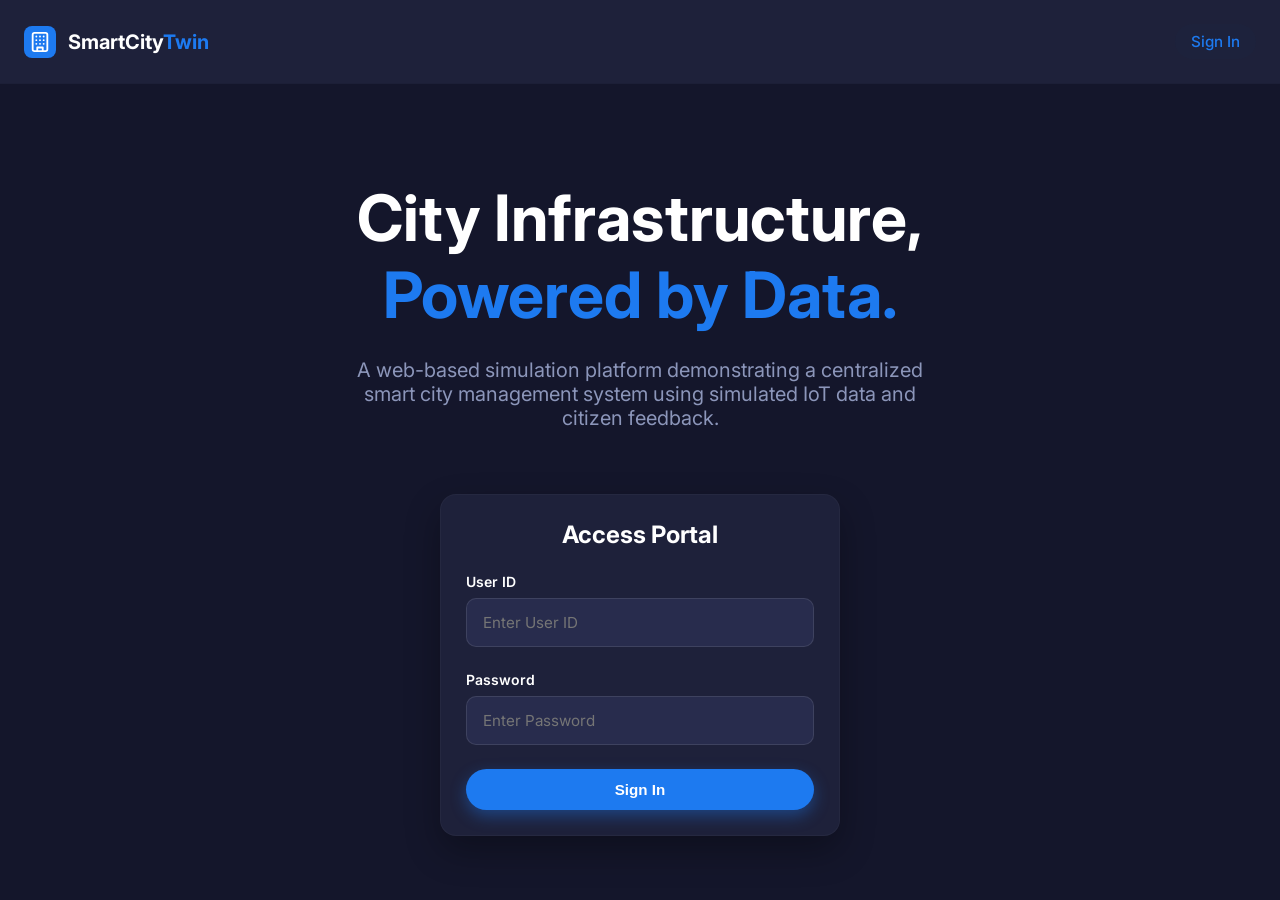
<file: frontend/index.html>
<!DOCTYPE html>
<html lang="en">

<head>
  <meta charset="UTF-8">
  <meta name="viewport" content="width=device-width, initial-scale=1.0">
  <title>Smart City Digital Twin</title>
  <!-- Google Fonts with offline fallback -->
  <link href="https://fonts.googleapis.com/css2?family=Inter:wght@400;500;600;700&display=swap" rel="stylesheet" onerror="this.remove()">
  <link rel="stylesheet" href="css/styles.css">
  <script src="libs/lucide.min.js"></script>
  <style>
    body {
      display: block;
      background: var(--bg-base);
    }

    .app-header {
      padding: 1.5rem 0;
      background: var(--bg-surface);
      border-bottom: 1px solid rgba(0, 0, 0, 0.05);
      position: sticky;
      top: 0;
      z-index: 50;
    }

    .container {
      max-width: 1280px;
      margin: 0 auto;
      padding: 0 1.5rem;
    }

    .header-content {
      display: flex;
      justify-content: space-between;
      align-items: center;
    }

    .logo {
      display: flex;
      align-items: center;
      gap: 0.75rem;
      font-size: 1.25rem;
      font-weight: 700;
      text-decoration: none;
      color: var(--text-primary);
    }

    .logo-img {
      width: 32px;
      height: 32px;
      border-radius: 8px;
      object-fit: cover;
    }

    .nav-links {
      display: flex;
      gap: 1.5rem;
    }

    .nav-link {
      color: var(--text-secondary);
      text-decoration: none;
      font-weight: 500;
      font-size: 0.95rem;
      transition: var(--transition-smooth);
      padding: 0.5rem 1rem;
      border-radius: 20px;
    }

    .nav-link:hover,
    .nav-link.active {
      color: var(--accent-blue);
      background: rgba(30, 58, 95, 0.05);
    }

    .hero-section {
      text-align: center;
      padding: 6rem 0 4rem;
    }

    .hero-title {
      font-size: 4rem;
      font-weight: 700;
      margin-bottom: 1.5rem;
      line-height: 1.2;
    }

    .hero-subtitle {
      font-size: 1.25rem;
      color: var(--text-secondary);
      max-width: 600px;
      margin: 0 auto;
      margin-bottom: 4rem;
    }

    .portal-grid {
      display: grid;
      grid-template-columns: repeat(auto-fit, minmax(300px, 1fr));
      gap: 2rem;
      max-width: 900px;
      margin: 0 auto;
    }

    .portal-card {
      padding: 2.5rem;
      text-align: center;
      transition: all 0.4s cubic-bezier(0.4, 0, 0.2, 1);
      cursor: pointer;
      position: relative;
      display: block;
      text-decoration: none;
      color: inherit;
    }

    .portal-card:hover {
      transform: translateY(-8px);
      box-shadow: 0 20px 40px rgba(30, 58, 95, 0.1);
    }

    .portal-icon {
      color: var(--accent-blue);
      margin-bottom: 1.5rem;
      display: flex;
      justify-content: center;
    }

    .portal-title {
      font-size: 1.5rem;
      margin-bottom: 1rem;
      color: var(--text-primary);
    }

    .portal-desc {
      color: var(--text-secondary);
      font-size: 1rem;
      line-height: 1.6;
    }
  </style>
</head>

<body>

  <!-- Navigation -->
  <header class="app-header">
    <div class="container header-content">
      <a href="index.html" class="logo">
        <svg xmlns="http://www.w3.org/2000/svg" viewBox="0 0 24 24" fill="none" stroke="currentColor" stroke-width="2"
          stroke-linecap="round" stroke-linejoin="round" class="logo-img"
          style="color: white; background: var(--accent-blue); padding: 5px;">
          <rect x="4" y="2" width="16" height="20" rx="2" ry="2"></rect>
          <path d="M9 22v-4h6v4"></path>
          <path d="M8 6h.01"></path>
          <path d="M16 6h.01"></path>
          <path d="M12 6h.01"></path>
          <path d="M12 10h.01"></path>
          <path d="M12 14h.01"></path>
          <path d="M16 10h.01"></path>
          <path d="M16 14h.01"></path>
          <path d="M8 10h.01"></path>
          <path d="M8 14h.01"></path>
        </svg>
        <span>SmartCity<span class="text-brand">Twin</span></span>
      </a>
      <nav class="nav-links">
        <a href="index.html" class="nav-link active">Sign In</a>
      </nav>
    </div>
  </header>

  <!-- Main Content -->
  <main class="container hero-section fade-in">
    <h1 class="hero-title">
      City Infrastructure,<br>
      <span class="text-brand">Powered by Data.</span>
    </h1>
    <p class="hero-subtitle delay-100 fade-in">
      A web-based simulation platform demonstrating a centralized smart city management system using simulated IoT data
      and citizen feedback.
    </p>

    <div class="login-container delay-200 fade-in" style="max-width: 400px; margin: 0 auto; text-align: left;">
      <div class="soft-card">
        <h2 class="portal-title" style="text-align: center; margin-bottom: 1.5rem;">Access Portal</h2>
        <form id="signInForm" onsubmit="handleLogin(event)">
          <div class="form-group">
            <label class="form-label" for="userId">User ID</label>
            <input type="text" id="userId" class="form-control" placeholder="Enter User ID" required>
          </div>
          <div class="form-group">
            <label class="form-label" for="userPassword">Password</label>
            <input type="password" id="userPassword" class="form-control" placeholder="Enter Password" required>
          </div>
          <div id="loginError"
            style="color: var(--status-danger); font-size: 0.875rem; display: none; margin-bottom: 1rem; text-align: center; font-weight: 500;">
            Invalid ID or Password
          </div>
          <button type="submit" class="btn btn-primary" style="width: 100%;">Sign In</button>
        </form>
      </div>
    </div>
  </main>

  <script>
    lucide.createIcons();

    function handleLogin(e) {
      e.preventDefault();
      const userId = document.getElementById('userId').value.trim().toUpperCase();
      const password = document.getElementById('userPassword').value.trim();
      const errorMsg = document.getElementById('loginError');

      if (userId === 'AABIR' && password === '2004') {
        window.location.href = 'citizen.html';
      } else if (userId === 'MAYOR' && password === '2004') {
        window.location.href = 'admin.html';
      } else {
        errorMsg.style.display = 'block';
      }
    }
  </script>
</body>

</html>
</file>
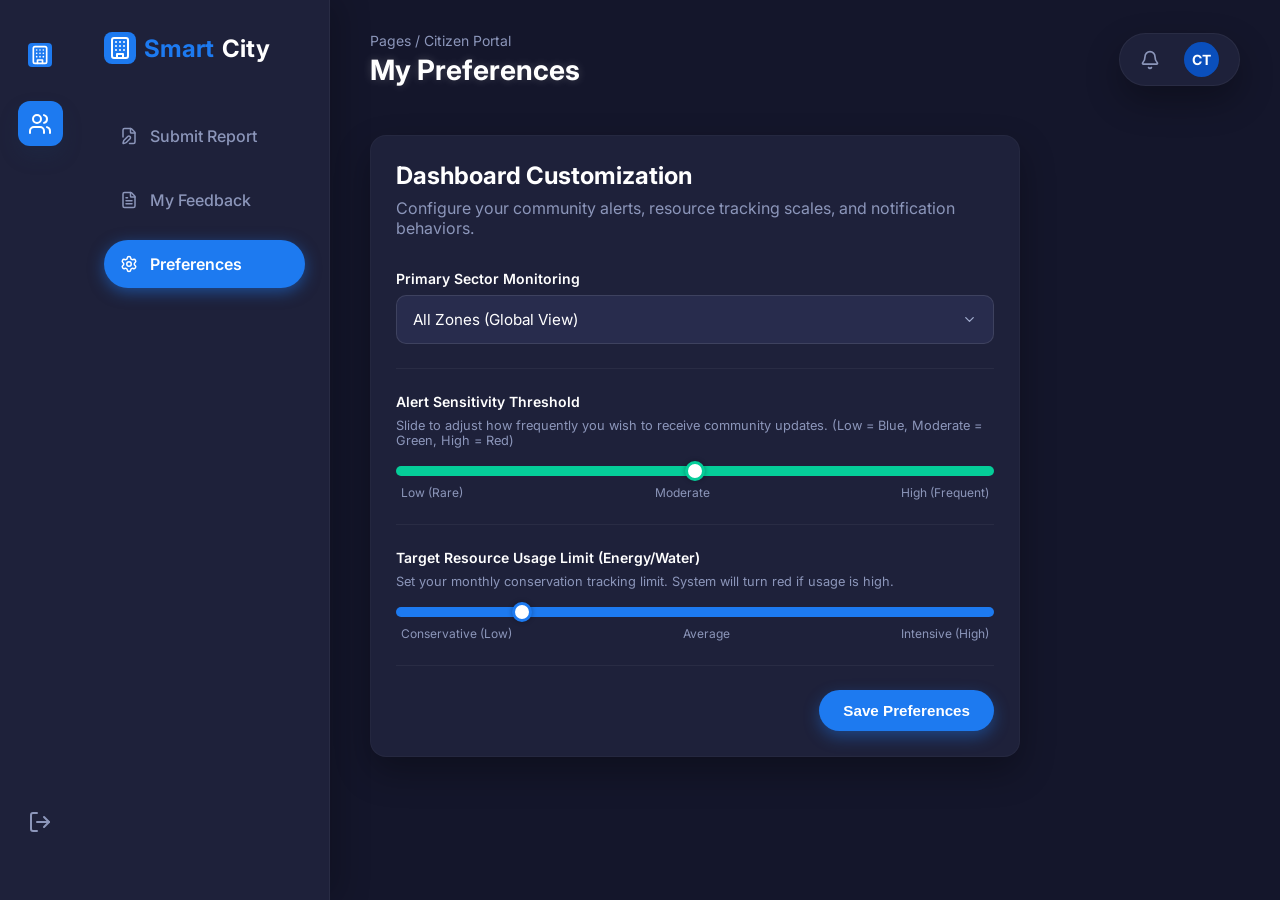
<file: frontend/citizen-preferences.html>
<!DOCTYPE html>
<html lang="en">

<head>
    <meta charset="UTF-8">
    <meta name="viewport" content="width=device-width, initial-scale=1.0">
    <title>Citizen Module | Smart City</title>
    <!-- Google Fonts with offline fallback -->
    <link href="https://fonts.googleapis.com/css2?family=Inter:wght@400;500;600;700&display=swap" rel="stylesheet" onerror="this.remove()">
    <link rel="stylesheet" href="css/styles.css">
    <script src="libs/lucide.min.js"></script>
    <style>
        .form-container {
            max-width: 650px;
            margin: 1rem 0 3rem;
        }

        .status-message {
            display: none;
            padding: 1rem;
            border-radius: var(--border-radius-md);
            background: rgba(5, 205, 153, 0.1);
            color: var(--status-success);
            margin-top: 1.5rem;
            text-align: center;
            font-weight: 500;
            animation: fadeIn 0.4s ease;
        }

        .status-message.error {
            background: rgba(238, 93, 80, 0.1);
            color: var(--status-danger);
        }

        .custom-range {
            -webkit-appearance: none;
            appearance: none;
            width: 100%;
            height: 10px;
            border-radius: 5px;
            background: var(--range-color, var(--accent-blue));
            outline: none;
            transition: background 0.3s;
            margin-top: 10px;
        }

        .custom-range::-webkit-slider-thumb {
            -webkit-appearance: none;
            appearance: none;
            width: 20px;
            height: 20px;
            border-radius: 50%;
            background: #fff;
            border: 3px solid var(--range-color, var(--accent-blue));
            cursor: pointer;
            box-shadow: 0 0 5px rgba(0,0,0,0.3);
            transition: border-color 0.3s;
        }

        .range-labels {
            display: flex;
            justify-content: space-between;
            font-size: 0.75rem;
            color: var(--text-secondary);
            margin-top: 5px;
            padding: 0 5px;
        }
    </style>
</head>

<body>
    <div class="app-container">

        <!-- Primary Sidebar -->
        <nav class="sidebar-primary">
            <a href="index.html" class="sidebar-icon">
                <svg xmlns="http://www.w3.org/2000/svg" viewBox="0 0 24 24" fill="none" stroke="currentColor"
                    stroke-width="2" stroke-linecap="round" stroke-linejoin="round"
                    style="width: 24px; height: 24px; border-radius: 4px; color: white; background: var(--accent-blue); padding: 2px;">
                    <rect x="4" y="2" width="16" height="20" rx="2" ry="2"></rect>
                    <path d="M9 22v-4h6v4"></path>
                    <path d="M8 6h.01"></path>
                    <path d="M16 6h.01"></path>
                    <path d="M12 6h.01"></path>
                    <path d="M12 10h.01"></path>
                    <path d="M12 14h.01"></path>
                    <path d="M16 10h.01"></path>
                    <path d="M16 14h.01"></path>
                    <path d="M8 10h.01"></path>
                    <path d="M8 14h.01"></path>
                </svg>
            </a>
            <a href="citizen.html" class="sidebar-icon active" title="Citizen Portal"><i data-lucide="users"></i></a>
            <a href="index.html" class="sidebar-icon" title="Sign Out" style="margin-top: auto;"><i
                    data-lucide="log-out"></i></a>
        </nav>

        <!-- Contextual Sidebar -->
        <aside class="sidebar-context">
            <a href="index.html" class="context-logo">
                <svg xmlns="http://www.w3.org/2000/svg" viewBox="0 0 24 24" fill="none" stroke="currentColor"
                    stroke-width="2" stroke-linecap="round" stroke-linejoin="round"
                    style="width: 32px; height: 32px; border-radius: 8px; color: white; background: var(--accent-blue); padding: 4px;">
                    <rect x="4" y="2" width="16" height="20" rx="2" ry="2"></rect>
                    <path d="M9 22v-4h6v4"></path>
                    <path d="M8 6h.01"></path>
                    <path d="M16 6h.01"></path>
                    <path d="M12 6h.01"></path>
                    <path d="M12 10h.01"></path>
                    <path d="M12 14h.01"></path>
                    <path d="M16 10h.01"></path>
                    <path d="M16 14h.01"></path>
                    <path d="M8 10h.01"></path>
                    <path d="M8 14h.01"></path>
                </svg>
                <span style="color: var(--accent-blue);">Smart</span>City
            </a>
            <div class="context-menu">
                <a href="citizen.html" class="context-link">
                    <i data-lucide="file-edit" style="width: 18px; height: 18px;"></i> Submit Report
                </a>
                <a href="citizen-feedback.html" class="context-link">
                    <i data-lucide="file-text" style="width: 18px; height: 18px;"></i> My Feedback
                </a>
                <a href="citizen-preferences.html" class="context-link active">
                    <i data-lucide="settings" style="width: 18px; height: 18px;"></i> Preferences
                </a>
            </div>
        </aside>

        <!-- Main Content Area -->
        <main class="main-content fade-in">
            <header class="top-header">
                <div>
                    <div class="breadcrumb">Pages / Citizen Portal</div>
                    <h1 class="page-title">My Preferences</h1>
                </div>
                <div class="header-widgets">
                    <span style="cursor: pointer; display: flex; align-items: center; color: var(--text-secondary);">
                        <i data-lucide="bell" style="width: 20px; height: 20px;"></i>
                    </span>
                    <div
                        style="width: 35px; height: 35px; border-radius: 50%; background: var(--accent-secondary); display: grid; place-items: center; color: white; font-weight: 700; font-size: 0.875rem;">
                        CT</div>
                </div>
            </header>

            <div class="soft-card form-container delay-100">
                <h2 style="margin-bottom: 0.5rem; font-size: 1.5rem;">Dashboard Customization</h2>
                <p class="text-secondary" style="margin-bottom: 2rem;">
                    Configure your community alerts, resource tracking scales, and notification behaviors.
                </p>

                <form id="preferencesForm">

                    <div class="form-group" style="padding-bottom: 1.5rem; border-bottom: 1px solid rgba(255,255,255,0.05);">
                        <label class="form-label" for="districtPref">Primary Sector Monitoring</label>
                        <select id="districtPref" name="districtPref" class="form-control" required>
                            <option value="all" selected>All Zones (Global View)</option>
                            <option value="Sector 4 Industrial Park">Sector 4 Industrial Park</option>
                            <option value="Downtown Central Hub">Downtown Central Hub</option>
                            <option value="Financial District">Financial District</option>
                            <option value="Green Valley Suburb">Green Valley Suburb</option>
                        </select>
                    </div>

                    <div class="form-group" style="padding-bottom: 1.5rem; border-bottom: 1px solid rgba(255,255,255,0.05);">
                        <label class="form-label">Alert Sensitivity Threshold</label>
                        <p class="text-secondary" style="font-size: 0.8rem; margin-bottom: 0.5rem;">Slide to adjust how frequently you wish to receive community updates. (Low = Blue, Moderate = Green, High = Red)</p>
                        <input type="range" min="0" max="100" value="50" class="custom-range">
                        <div class="range-labels">
                            <span>Low (Rare)</span>
                            <span>Moderate</span>
                            <span>High (Frequent)</span>
                        </div>
                    </div>
                    
                    <div class="form-group" style="padding-bottom: 1.5rem; border-bottom: 1px solid rgba(255,255,255,0.05);">
                        <label class="form-label">Target Resource Usage Limit (Energy/Water)</label>
                        <p class="text-secondary" style="font-size: 0.8rem; margin-bottom: 0.5rem;">Set your monthly conservation tracking limit. System will turn red if usage is high.</p>
                        <input type="range" min="0" max="100" value="20" class="custom-range" id="usageTarget">
                        <div class="range-labels">
                            <span>Conservative (Low)</span>
                            <span>Average</span>
                            <span>Intensive (High)</span>
                        </div>
                    </div>

                    <div style="display: flex; gap: 1rem; align-items: center; justify-content: flex-end; margin-top: 1.5rem;">
                        <button type="submit" class="btn btn-primary" id="submitBtn">
                            <span>Save Preferences</span>
                        </button>
                    </div>

                    <div id="statusMessage" class="status-message"></div>
                </form>
            </div>
        </main>

    </div>

    <script>
        lucide.createIcons();

        // Custom Range Logic mapping value ranges to colors dynamically
        document.querySelectorAll('.custom-range').forEach(input => {
            const updateColor = () => {
                const val = parseInt(input.value);
                const max = parseInt(input.max) || 100;
                const percentage = val / max;
                let color;
                
                if (percentage <= 0.33) {
                    color = '#1d7af0'; // Blue for low/safe
                } else if (percentage <= 0.66) {
                    color = '#05CD99'; // Green for moderate
                } else {
                    color = '#EE5D50'; // Red for high/danger
                }
                
                input.style.setProperty('--range-color', color);
            };
            input.addEventListener('input', updateColor);
            updateColor(); // Initialize immediately
        });
        
        document.getElementById('preferencesForm').addEventListener('submit', function(e) {
            e.preventDefault();
            const btn = document.getElementById('submitBtn');
            btn.innerHTML = '<span>Saving...</span>';
            setTimeout(() => {
                btn.innerHTML = '<span>Save Preferences</span>';
                const msg = document.getElementById('statusMessage');
                msg.textContent = 'Preferences successfully updated!';
                msg.className = 'status-message fade-in';
                msg.style.display = 'block';
                setTimeout(() => msg.style.display = 'none', 3000);
            }, 800);
        });
    </script>
</body>

</html>
</file>
<file: frontend/css/styles.css>
:root {
  /* Custom Mode Palette matching Dark Theme Mockup */
  --bg-base: #14162b;
  --bg-surface: #1e213a;
  --bg-surface-light: #282c4d;
  --text-primary: #ffffff;
  --text-secondary: #8c96ba;

  /* Brand Accents */
  --accent-blue: #1d7af0;
  --accent-secondary: #0a4fbc;
  --accent-hover: #408bf4;

  /* Status Colors */
  --status-success: #05CD99;
  --status-warning: #FFB547;
  --status-danger: #EE5D50;

  /* UI Elements */
  --card-shadow: 0px 15px 35px rgba(0, 0, 0, 0.3);
  --border-radius-lg: 16px;
  --border-radius-md: 10px;

  --font-family: 'Inter', 'DM Sans', system-ui, sans-serif;
  --transition-smooth: all 0.3s cubic-bezier(0.4, 0, 0.2, 1);
}

/* CRISIS MODE THEME OVERRIDES */
body.crisis-mode {
  --bg-base: #2a0808;
  --bg-surface: #3a1010;
  --bg-surface-light: #501515;
  --text-primary: #ffffff;
  --text-secondary: #fca5a5;

  --accent-blue: #ef4444;       
  --accent-secondary: #b91c1c;
  --accent-hover: #dc2626;

  --status-success: #05CD99;
  --status-warning: #f59e0b;
  --status-danger: #ff4d4d;
}

.extreme-alert-banner {
  display: flex;
  justify-content: space-between;
  align-items: center;
  background: linear-gradient(90deg, #b91c1c 0%, #7f1d1d 100%);
  color: white;
  padding: 15px 25px;
  font-weight: 600;
  box-shadow: 0 5px 25px #b91c1c80;
  border-bottom: 2px solid #ef4444;
  position: fixed;
  top: 0; left: 0; right: 0;
  z-index: 9999;
  animation: pulse-red 2s infinite;
}

@keyframes pulse-red {
  0% { box-shadow: 0 0 0 0 rgba(239, 68, 68, 0.7); }
  70% { box-shadow: 0 0 0 15px rgba(239, 68, 68, 0); }
  100% { box-shadow: 0 0 0 0 rgba(239, 68, 68, 0); }
}

html, body {
  margin: 0; 
  padding: 0; 
}

* {
  margin: 0;
  padding: 0;
  box-sizing: border-box;
}

body {
  background-color: var(--bg-base);
  color: var(--text-primary);
  font-family: var(--font-family);
  -webkit-font-smoothing: antialiased;
  min-height: 100vh;
  display: flex;
  overflow-x: hidden;
}

/* Typography Utilities */
h1,
h2,
h3,
h4 {
  font-weight: 700;
  color: var(--text-primary);
}

.text-brand {
  color: var(--accent-blue);
}

.text-secondary {
  color: var(--text-secondary);
}

/* Layout Grid - Triple Column Structure */
.app-container {
  display: flex;
  width: 100%;
  height: 100vh;
  overflow: hidden;
}

.sidebar-primary {
  width: 80px;
  background-color: var(--bg-surface);
  display: flex;
  flex-direction: column;
  align-items: center;
  padding: 2rem 0;
  border-right: none;
  z-index: 10;
}

.user-profile-icon {
  width: 60px;
  height: 60px;
  background-color: var(--bg-base);
  border-radius: 50%;
  display: grid;
  place-items: center;
  margin-bottom: 2rem;
  border: 3px solid var(--accent-blue);
  box-shadow: 0 0 15px rgba(29, 122, 240, 0.5);
  color: #fff;
}

.sidebar-icon {
  width: 45px;
  height: 45px;
  display: grid;
  place-items: center;
  border-radius: 12px;
  margin-bottom: 1.5rem;
  color: var(--text-secondary);
  text-decoration: none;
  transition: var(--transition-smooth);
  font-size: 1.25rem;
}

.sidebar-icon.active {
  background-color: var(--accent-blue);
  color: white;
  box-shadow: 0 10px 20px rgba(30, 58, 95, 0.2);
}

.sidebar-icon:hover:not(.active) {
  background-color: rgba(30, 58, 95, 0.05);
  color: var(--accent-blue);
}

/* Contextual Sidebar */
.sidebar-context {
  width: 250px;
  background-color: var(--bg-surface);
  padding: 2rem 1.5rem;
  display: flex;
  flex-direction: column;
  border-right: 1px solid rgba(255, 255, 255, 0.05);
  z-index: 5;
  box-shadow: 10px 0 30px rgba(0, 0, 0, 0.2);
}

.context-logo {
  font-size: 1.5rem;
  font-weight: 700;
  color: var(--text-primary);
  margin-bottom: 3rem;
  display: flex;
  align-items: center;
  gap: 0.5rem;
  text-decoration: none;
}

.context-menu {
  display: flex;
  flex-direction: column;
  gap: 0.5rem;
}

.context-link {
  padding: 0.875rem 1rem;
  border-radius: 30px;
  color: var(--text-secondary);
  text-decoration: none;
  font-weight: 500;
  display: flex;
  align-items: center;
  gap: 0.75rem;
  margin-bottom: 0.5rem;
  transition: var(--transition-smooth);
}

.context-link.active {
  background-color: var(--accent-blue);
  color: #fff;
  font-weight: 600;
  box-shadow: 0 4px 15px rgba(29, 122, 240, 0.5);
}

.context-link:hover:not(.active) {
  color: var(--text-primary);
  background-color: rgba(255, 255, 255, 0.05);
}

/* Main Content Area */
.main-content {
  flex: 1;
  display: flex;
  flex-direction: column;
  overflow-y: auto;
  padding: 2rem 2.5rem;
}

/* Top Header */
.top-header {
  display: flex;
  justify-content: space-between;
  align-items: center;
  margin-bottom: 2rem;
}

.page-title {
  font-size: 1.75rem;
  font-weight: 700;
  color: #fff;
  text-shadow: 0 0 10px rgba(255, 255, 255, 0.2);
}

.breadcrumb {
  font-size: 0.875rem;
  color: var(--text-secondary);
  margin-bottom: 0.25rem;
}

.header-widgets {
  display: flex;
  align-items: center;
  gap: 1.5rem;
  background: var(--bg-surface);
  padding: 0.5rem 1.25rem;
  border-radius: 30px;
  box-shadow: var(--card-shadow);
  border: 1px solid rgba(255, 255, 255, 0.05);
}

/* Cards & Panels */
.soft-card {
  background: var(--bg-surface);
  border-radius: var(--border-radius-lg);
  padding: 25px;
  box-shadow: var(--card-shadow);
  border: 1px solid rgba(255, 255, 255, 0.03);
  position: relative;
  overflow: hidden;
}

.card-header-bar {
  background: var(--accent-blue);
  color: #fff;
  padding: 10px 25px;
  margin: -25px -25px 20px -25px;
  font-weight: 600;
  font-size: 0.875rem;
  display: flex;
  justify-content: space-between;
  align-items: center;
  box-shadow: 0 4px 10px rgba(0, 0, 0, 0.2);
}

.card-header-tag {
  background: var(--bg-surface);
  color: var(--accent-blue);
  padding: 2px 10px;
  border-radius: 12px;
  font-size: 0.75rem;
}

/* Grid Layouts */
.dashboard-grid {
  display: grid;
  grid-template-columns: repeat(12, 1fr);
  gap: 24px;
}

.col-span-full {
  grid-column: span 12;
}

.col-span-8 {
  grid-column: span 8;
}

.col-span-5 {
  grid-column: span 5;
}

.col-span-7 {
  grid-column: span 7;
}

.col-span-4 {
  grid-column: span 4;
}

.col-span-6 {
  grid-column: span 6;
}

.col-span-3 {
  grid-column: span 3;
}

/* Dashboard Specifics */
.stat-card {
  display: flex;
  flex-direction: column;
  gap: 0.5rem;
}

.stat-header {
  display: flex;
  justify-content: space-between;
  align-items: center;
}

.stat-title {
  font-size: 0.875rem;
  color: var(--text-secondary);
  font-weight: 500;
}

.stat-value {
  font-size: 1.75rem;
  font-weight: 700;
  display: flex;
  align-items: baseline;
  gap: 0.5rem;
  color: var(--text-primary);
}

.stat-unit {
  font-size: 0.875rem;
  color: var(--text-secondary);
  font-weight: 500;
}

.stat-trend {
  font-size: 0.875rem;
  font-weight: 600;
  display: flex;
  align-items: center;
  gap: 0.25rem;
}

.trend-up {
  color: var(--status-success);
}

.trend-down {
  color: var(--status-danger);
}

/* Buttons */
.btn {
  display: inline-flex;
  align-items: center;
  justify-content: center;
  gap: 0.5rem;
  padding: 0.75rem 1.5rem;
  border-radius: 30px;
  font-weight: 600;
  font-size: 0.95rem;
  cursor: pointer;
  transition: var(--transition-smooth);
  border: none;
  text-decoration: none;
}

.btn-primary {
  background: var(--accent-blue);
  color: #fff;
  box-shadow: 0 6px 16px rgba(29, 122, 240, 0.4);
}

.btn-primary:hover:not(:disabled) {
  transform: translateY(-2px);
  background: var(--accent-hover);
  box-shadow: 0 8px 20px rgba(29, 122, 240, 0.5);
}

.btn-secondary {
  background: rgba(255, 255, 255, 0.05);
  color: var(--text-primary);
  border: 1px solid rgba(255, 255, 255, 0.1);
}

.btn-secondary:hover:not(:disabled) {
  background: rgba(255, 255, 255, 0.1);
}

.btn-danger {
  background: rgba(238, 93, 80, 0.1);
  color: var(--status-danger);
}

.btn-danger:hover:not(:disabled) {
  background: rgba(238, 93, 80, 0.2);
}

.btn:disabled {
  opacity: 0.7;
  cursor: not-allowed;
}

/* Forms */
.form-group {
  margin-bottom: 1.5rem;
}

.form-label {
  display: block;
  font-size: 0.875rem;
  font-weight: 600;
  color: var(--text-primary);
  margin-bottom: 0.5rem;
}

.form-control {
  width: 100%;
  background: var(--bg-surface-light);
  border: 1px solid rgba(255, 255, 255, 0.1);
  border-radius: var(--border-radius-md);
  padding: 0.875rem 1rem;
  color: var(--text-primary);
  font-family: var(--font-family);
  font-size: 0.95rem;
  transition: var(--transition-smooth);
}

.form-control:focus {
  outline: none;
  background: var(--bg-surface-light);
  border-color: var(--accent-blue);
  box-shadow: 0 0 0 3px rgba(29, 122, 240, 0.2);
}

textarea.form-control {
  resize: vertical;
  min-height: 120px;
}

select.form-control {
  appearance: none;
  background-image: url("data:image/svg+xml;charset=UTF-8,%3csvg xmlns='http://www.w3.org/2000/svg' viewBox='0 0 24 24' fill='none' stroke='%23A3AED0' stroke-width='2' stroke-linecap='round' stroke-linejoin='round'%3e%3cpolyline points='6 9 12 15 18 9'%3e%3c/polyline%3e%3c/svg%3e");
  background-repeat: no-repeat;
  background-position: right 1rem center;
  background-size: 1em;
}

/* Alerts Feed */
.alert-item {
  padding: 1rem;
  border-radius: var(--border-radius-md);
  background: var(--bg-surface-light);
  border-left: 4px solid transparent;
  margin-bottom: 0.75rem;
  transition: var(--transition-smooth);
}

.alert-item:hover {
  transform: translateX(4px);
  box-shadow: 0 5px 15px rgba(112, 144, 176, 0.1);
}

.alert-critical {
  border-left-color: var(--status-danger);
}

.alert-warning {
  border-left-color: var(--status-warning);
}

.alert-info {
  border-left-color: var(--accent-blue);
}

.alert-header {
  display: flex;
  justify-content: space-between;
  font-size: 0.875rem;
  margin-bottom: 0.25rem;
}

.alert-title {
  font-weight: 600;
  color: var(--text-primary);
}

.alert-time {
  color: var(--text-secondary);
  font-size: 0.75rem;
}

.alert-desc {
  font-size: 0.875rem;
  color: var(--text-secondary);
  line-height: 1.4;
}

/* Table Styles */
.table-container {
  width: 100%;
  overflow-x: auto;
}

table {
  width: 100%;
  border-collapse: collapse;
  text-align: left;
}

th {
  padding: 1rem;
  color: var(--text-secondary);
  font-weight: 500;
  font-size: 0.875rem;
  border-bottom: 1px solid rgba(255, 255, 255, 0.05);
}

td {
  padding: 1rem;
  border-bottom: 1px solid rgba(255, 255, 255, 0.02);
  color: var(--text-primary);
  font-size: 0.95rem;
  font-weight: 600;
}

.badge {
  padding: 0.25rem 0.75rem;
  border-radius: 20px;
  font-size: 0.75rem;
  font-weight: 700;
  text-transform: uppercase;
}

.badge-open {
  background: rgba(238, 93, 80, 0.1);
  color: var(--status-danger);
}

.badge-progress {
  background: rgba(5, 205, 153, 0.1);
  color: var(--status-success);
}

.badge-resolved {
  background: rgba(46, 204, 113, 0.1);
  color: #2ecc71;
}

/* Utilities */
.fade-in {
  animation: fadeIn 0.5s ease forwards;
}

@keyframes fadeIn {
  from {
    opacity: 0;
    transform: translateY(10px);
  }

  to {
    opacity: 1;
    transform: translateY(0);
  }
}

.delay-100 {
  animation-delay: 0.1s;
}

.delay-200 {
  animation-delay: 0.2s;
}

.delay-300 {
  animation-delay: 0.3s;
}

/* Responsive adjustments */
@media (max-width: 992px) {

  .col-span-8,
  .col-span-4,
  .col-span-6,
  .col-span-3,
  .col-span-5,
  .col-span-7 {
    grid-column: span 12;
  }
}

@media (max-width: 768px) {
  .sidebar-context {
    display: none;
  }

  .sidebar-primary {
    width: 60px;
  }

  .app-container {
    flex-direction: column;
  }

  .sidebar-primary {
    width: 100%;
    height: 60px;
    flex-direction: row;
    padding: 0 1rem;
    justify-content: space-around;
    border-right: none;
    border-bottom: 1px solid rgba(0, 0, 0, 0.05);
  }

  .sidebar-icon {
    width: 40px;
    height: 40px;
    margin-bottom: 0;
  }
}
</file>
